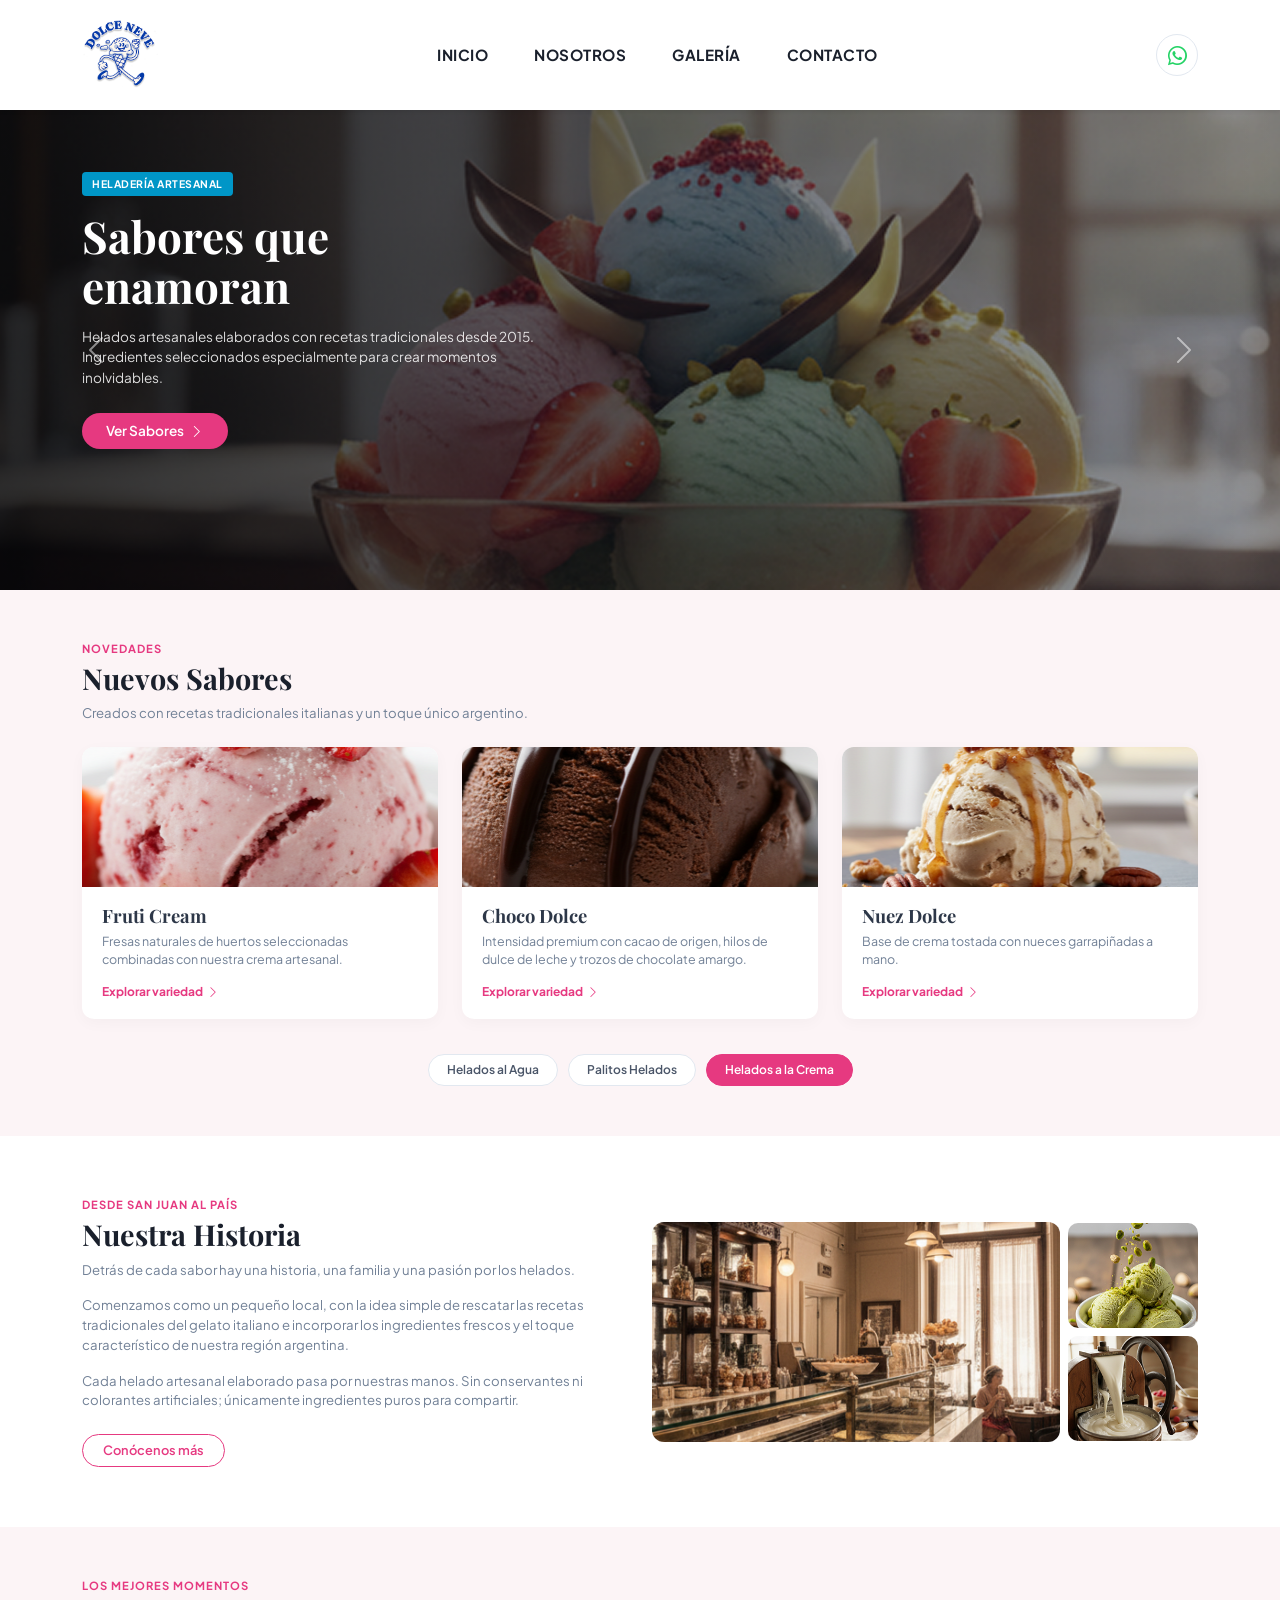
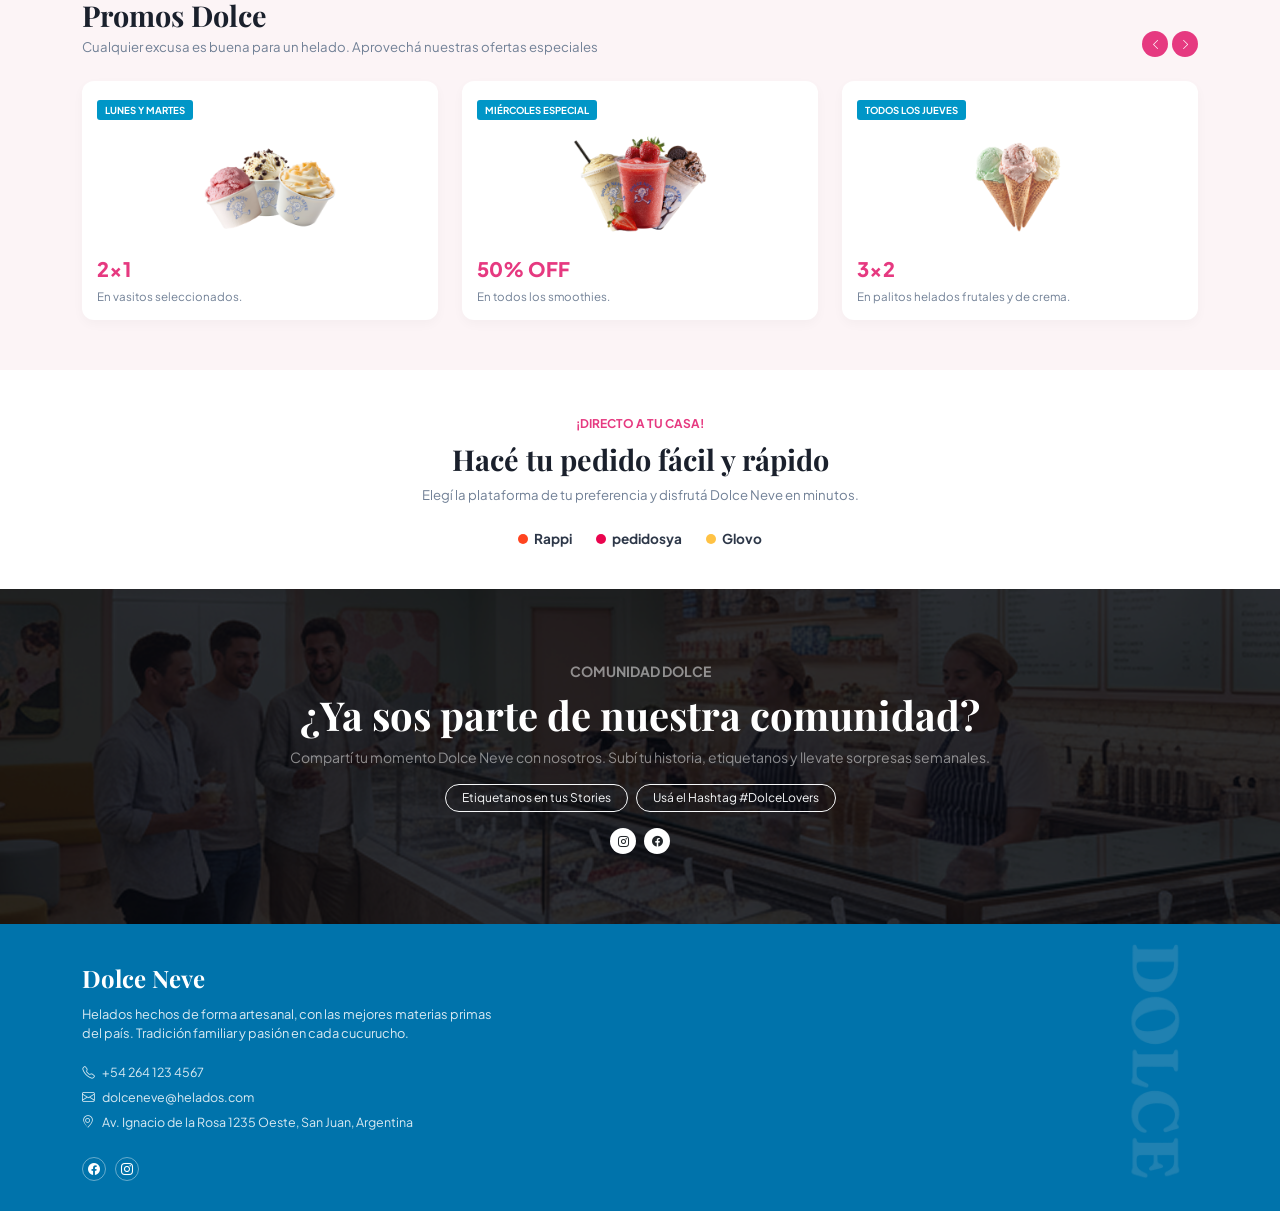
<file: index.html>
<!DOCTYPE html>
<html lang="es">
<head>
  <meta charset="UTF-8">
  <meta name="viewport" content="width=device-width, initial-scale=1.0">
  <title>Dolce Neve - Heladería Artesanal</title>
   
  <link href="https://cdn.jsdelivr.net/npm/bootstrap@5.3.2/dist/css/bootstrap.min.css" rel="stylesheet">
  <link rel="stylesheet" href="https://cdn.jsdelivr.net/npm/bootstrap-icons@1.11.1/font/bootstrap-icons.css">
  <link rel="preconnect" href="https://fonts.googleapis.com">
  <link rel="preconnect" href="https://fonts.gstatic.com" crossorigin>
  <link href="https://fonts.googleapis.com/css2?family=Playfair+Display:ital,wght@0,600;0,700;1,400&family=Plus+Jakarta+Sans:wght@400;500;600;700&display=swap" rel="stylesheet">
  
  <link rel="stylesheet" href="styles.css">
</head>
<body>

 <header class="sticky-top bg-white shadow-sm">
  <div class="container">
    <nav class="navbar navbar-expand-lg navbar-light">
      <div class="container-fluid px-0">

        <a class="navbar-brand me-auto" href="index.html">
          <img src="logox.png" alt="Dolce Neve Logo">
        </a>

        <button class="navbar-toggler btn-menu-icon"
          type="button"
          data-bs-toggle="collapse"
          data-bs-target="#navbarNav"
          aria-controls="navbarNav"
          aria-expanded="false"
          aria-label="Abrir menú">
          <i class="bi bi-list"></i>
        </button>

        <div class="collapse navbar-collapse justify-content-center"
          id="navbarNav">

          <ul class="navbar-nav">

            <li class="nav-item">
              <a class="nav-link" href="index.html">INICIO</a>
            </li>

            <li class="nav-item">
              <a class="nav-link" href="nosotros.html">NOSOTROS</a>
            </li>

            <li class="nav-item">
              <a class="nav-link" href="galeria.html">GALERÍA</a>
            </li>

            <li class="nav-item">
              <a class="nav-link" href="contacto.html">CONTACTO</a>
            </li>

          </ul>
        </div>

        <div class="d-none d-lg-flex align-items-center gap-2">
          <a href="https://wa.me/5492646230093"
            class="btn-whatsapp"
            title="WhatsApp"
            target="_blank">
            <i class="bi bi-whatsapp"></i>
          </a>
        </div>

      </div>
    </nav>
  </div>
</header>
  
  <div class="offcanvas offcanvas-end" tabindex="-1" id="menuGustos" aria-labelledby="menuGustosLabel">
    <div class="offcanvas-header border-bottom">
      <h5 class="offcanvas-title font-serif text-dn-pink fw-bold mb-0" id="menuGustosLabel">
        <i class="bi bi-ice-cream me-2"></i>Nuestros Gustos
      </h5>
      <button type="button" class="btn-close" data-bs-dismiss="offcanvas" aria-label="Close"></button>
    </div>
    <div class="offcanvas-body">
      <p class="small text-muted mb-3">Selecciona una categoría para explorar nuestra variedad artesanal:</p>

      <div class="accordion accordion-flush" id="accordionGustos">
        <div class="accordion-item">
          <h2 class="accordion-header">
            <button class="accordion-button fw-semibold" type="button" data-bs-toggle="collapse" data-bs-target="#cremasCollapse">
              <i class="bi bi-heart-fill me-2 text-dn-pink"></i> Cremas Tradicionales
            </button>
          </h2>
          <div id="cremasCollapse" class="accordion-collapse collapse show" data-bs-parent="#accordionGustos">
            <div class="accordion-body">
              <ul class="list-group list-group-flush small">
                <li class="list-group-item d-flex justify-content-between align-items-center bg-transparent px-0">
                  <span>Americana</span>
                  <span class="badge bg-light text-muted">Clásico</span>
                </li>
                <li class="list-group-item d-flex justify-content-between align-items-center bg-transparent px-0">
                  <span>Fruti Cream</span>
                  <span class="badge bg-danger-subtle text-danger">Nuevo</span>
                </li>
                <li class="list-group-item d-flex justify-content-between align-items-center bg-transparent px-0">
                  <span>Nuez Dolce</span>
                  <span class="badge bg-light text-muted">Especial</span>
                </li>
                <li class="list-group-item d-flex justify-content-between align-items-center bg-transparent px-0">
                  <span>Bare Vanilla</span>
                </li>
                <li class="list-group-item d-flex justify-content-between align-items-center bg-transparent px-0">
                  <span>Menta Granizada</span>
                </li>
                <li class="list-group-item d-flex justify-content-between align-items-center bg-transparent px-0">
                  <span>Sambayón</span>
                </li>
              </ul>
            </div>
          </div>
        </div>

        <div class="accordion-item">
          <h2 class="accordion-header">
            <button class="accordion-button collapsed fw-semibold" type="button" data-bs-toggle="collapse" data-bs-target="#chocoCollapse">
              <i class="bi bi-box-seam-fill me-2 text-dn-pink"></i> Chocolates
            </button>
          </h2>
          <div id="chocoCollapse" class="accordion-collapse collapse" data-bs-parent="#accordionGustos">
            <div class="accordion-body">
              <ul class="list-group list-group-flush small">
                <li class="list-group-item d-flex justify-content-between align-items-center bg-transparent px-0">
                  <span>Choco Dolce</span>
                  <span class="badge bg-danger-subtle text-danger">Recomendado</span>
                </li>
                <li class="list-group-item d-flex justify-content-between align-items-center bg-transparent px-0">
                  <span>Chocolate Amargo 70%</span>
                </li>
                <li class="list-group-item d-flex justify-content-between align-items-center bg-transparent px-0">
                  <span>Chocolate con Almendras</span>
                </li>
                <li class="list-group-item d-flex justify-content-between align-items-center bg-transparent px-0">
                  <span>Chocolate Blanco Marroc</span>
                </li>
                <li class="list-group-item d-flex justify-content-between align-items-center bg-transparent px-0">
                  <span>Chocolate Suizo</span>
                </li>
              </ul>
            </div>
          </div>
        </div>

        <div class="accordion-item">
          <h2 class="accordion-header">
            <button class="accordion-button collapsed fw-semibold" type="button" data-bs-toggle="collapse" data-bs-target="#ddlCollapse">
              <i class="bi bi-star-fill me-2 text-dn-pink"></i> Dulces de Leche
            </button>
          </h2>
          <div id="ddlCollapse" class="accordion-collapse collapse" data-bs-parent="#accordionGustos">
            <div class="accordion-body">
              <ul class="list-group list-group-flush small">
                <li class="list-group-item d-flex justify-content-between align-items-center bg-transparent px-0">
                  <span>Dulce de Leche Tradicional</span>
                </li>
                <li class="list-group-item d-flex justify-content-between align-items-center bg-transparent px-0">
                  <span>Dulce de Leche Granizado</span>
                  <span class="badge bg-light text-muted">Favorito</span>
                </li>
                <li class="list-group-item d-flex justify-content-between align-items-center bg-transparent px-0">
                  <span>Dulce de Leche Super Dolce (con Nuez)</span>
                </li>
                <li class="list-group-item d-flex justify-content-between align-items-center bg-transparent px-0">
                  <span>Dulce de Leche con Brownie</span>
                </li>
              </ul>
            </div>
          </div>
        </div>

        <div class="accordion-item">
          <h2 class="accordion-header">
            <button class="accordion-button collapsed fw-semibold" type="button" data-bs-toggle="collapse" data-bs-target="#frutalesCollapse">
              <i class="bi bi-droplet-fill me-2 text-dn-pink"></i> Frutales al Agua
            </button>
          </h2>
          <div id="frutalesCollapse" class="accordion-collapse collapse" data-bs-parent="#accordionGustos">
            <div class="accordion-body">
              <ul class="list-group list-group-flush small">
                <li class="list-group-item d-flex justify-content-between align-items-center bg-transparent px-0">
                  <span>Limón Natural Sanjuanino</span>
                </li>
                <li class="list-group-item d-flex justify-content-between align-items-center bg-transparent px-0">
                  <span>Frutilla al Agua</span>
                </li>
                <li class="list-group-item d-flex justify-content-between align-items-center bg-transparent px-0">
                  <span>Maracuyá Tropical</span>
                </li>
                <li class="list-group-item d-flex justify-content-between align-items-center bg-transparent px-0">
                  <span>Ananá e Higo</span>
                </li>
              </ul>
            </div>
          </div>
        </div>
      </div>

      <div class="mt-4 p-3 bg-pink-section rounded-3 text-center">
        <p class="small fw-semibold text-dark mb-2">¿Querés pedir tus sabores favoritos?</p>
        <a href="contacto.html" class="btn btn-dn-pink w-100 btn-sm">Hacer Pedido Online</a>
      </div>
    </div>
  </div>

  <section class="hero-section">
    <div id="heroCarousel" class="carousel slide" data-bs-ride="carousel">
      <div class="carousel-inner">
        <div class="carousel-item active">
          <div class="hero-slide" style="background-image: url(head.png);">
            <div class="hero-overlay"></div>
            <div class="container h-100">
              <div class="row align-items-center h-100">
                <div class="col-lg-6">
                  <div class="hero-content">
                    <span class="hero-badge">HELADERÍA ARTESANAL</span>
                    <h1 class="hero-title">Sabores que enamoran</h1>
                    <p class="hero-text">
                      Helados artesanales elaborados con recetas tradicionales desde 2015. Ingredientes seleccionados especialmente para crear momentos inolvidables.
                    </p>
                    <a href="#novedades" class="btn btn-dn-pink">
                      Ver Sabores <i class="bi bi-chevron-right ms-1"></i>
                    </a>
                  </div>
                </div>
              </div>
            </div>
          </div>
        </div>
        
        <div class="carousel-item">
          <div class="hero-slide" style="background-image: url('historia.png');">
            <div class="hero-overlay"></div>
            <div class="container h-100">
              <div class="row align-items-center h-100">
                <div class="col-lg-6">
                  <div class="hero-content">
                    <span class="hero-badge">TRADICIÓN E INNOVACIÓN</span>
                    <h1 class="hero-title">Nuestra Pasión Artesanal</h1>
                    <p class="hero-text">
                      Cada sabor es preparado minuciosamente para brindarte la mejor experiencia heladera en San Juan.
                    </p>
                    <a href="#historia" class="btn btn-dn-pink">
                      Conoce Más <i class="bi bi-chevron-right ms-1"></i>
                    </a>
                  </div>
                </div>
              </div>
            </div>
          </div>
        </div>
      </div>

      <button class="carousel-control-prev" type="button" data-bs-target="#heroCarousel" data-bs-slide="prev">
        <span class="carousel-control-prev-icon" aria-hidden="true"></span>
        <span class="visually-hidden">Anterior</span>
      </button>
      <button class="carousel-control-next" type="button" data-bs-target="#heroCarousel" data-bs-slide="next">
        <span class="carousel-control-next-icon" aria-hidden="true"></span>
        <span class="visually-hidden">Siguiente</span>
      </button>
    </div>
  </section>
  
  <section id="novedades" class="bg-pink-section">
    <div class="container">
      <div class="mb-4">
        <span class="section-subtitle-tag">NOVEDADES</span>
        <h2 class="section-title">Nuevos Sabores</h2>
        <p class="section-desc">
          Creados con recetas tradicionales italianas y un toque único argentino.
        </p>
      </div>

      <div class="row g-4">
        <div class="col-md-4">
          <div class="card-sabor">
            <div class="card-sabor-img-wrapper">
              <img src="fruti.png" alt="Fruti Cream">
            </div>
            <div class="card-sabor-body">
              <h3 class="card-sabor-title">Fruti Cream</h3>
              <p class="card-sabor-text">
                Fresas naturales de huertos seleccionadas combinadas con nuestra crema artesanal.
              </p>
              <a href="#" class="link-explorar">
                Explorar variedad <i class="bi bi-chevron-right"></i>
              </a>
            </div>
          </div>
        </div>

        <div class="col-md-4">
          <div class="card-sabor">
            <div class="card-sabor-img-wrapper">
              <img src="choco.png" alt="Choco Dolce">
            </div>
            <div class="card-sabor-body">
              <h3 class="card-sabor-title">Choco Dolce</h3>
              <p class="card-sabor-text">
                Intensidad premium con cacao de origen, hilos de dulce de leche y trozos de chocolate amargo.
              </p>
              <a href="#" class="link-explorar">
                Explorar variedad <i class="bi bi-chevron-right"></i>
              </a>
            </div>
          </div>
        </div>

        <div class="col-md-4">
          <div class="card-sabor">
            <div class="card-sabor-img-wrapper">
              <img src="nuez.png" alt="Nuez Dolce">
            </div>
            <div class="card-sabor-body">
              <h3 class="card-sabor-title">Nuez Dolce</h3>
              <p class="card-sabor-text">
                Base de crema tostada con nueces garrapiñadas a mano.
              </p>
              <a href="#" class="link-explorar">
                Explorar variedad <i class="bi bi-chevron-right"></i>
              </a>
            </div>
          </div>
        </div>
      </div>

      <div class="filter-pills">
        <button class="btn btn-pill-custom">Helados al Agua</button>
        <button class="btn btn-pill-custom">Palitos Helados</button>
        <button class="btn btn-pill-custom active">Helados a la Crema</button>
      </div>
    </div>
  </section>

  <section id="historia" class="history-section">
    <div class="container">
      <div class="row align-items-center g-4">
        <div class="col-lg-6">
          <span class="section-subtitle-tag">DESDE SAN JUAN AL PAÍS</span>
          <h2 class="section-title">Nuestra Historia</h2>
          <p class="section-desc mb-3">
            Detrás de cada sabor hay una historia, una familia y una pasión por los helados.
          </p>
          <p class="section-desc mb-3">
            Comenzamos como un pequeño local, con la idea simple de rescatar las recetas tradicionales del gelato italiano e incorporar los ingredientes frescos y el toque característico de nuestra región argentina.
          </p>
          <p class="section-desc mb-4">
            Cada helado artesanal elaborado pasa por nuestras manos. Sin conservantes ni colorantes artificiales; únicamente ingredientes puros para compartir.
          </p>
          <a href="contacto.html" class="btn-outline-dn">
            Conócenos más
          </a>
        </div>

        <div class="col-lg-6">
          <div class="row g-2 align-items-center">
            <div class="col-9">
              <img src="historia.png" alt="Local Historia Dolce Neve" class="history-img-main">
            </div>
            <div class="col-3 d-flex flex-column gap-2">
              <img src="helado verde.jpg" alt="Proceso 1" class="history-img-thumb">
              <img src="yogurt.jpg" alt="Proceso 2" class="history-img-thumb">
            </div>
          </div>
        </div>
      </div>
    </div>
  </section>

  <section id="sabores" class="bg-pink-section">
    <div class="container">
      <div class="d-flex justify-content-between align-items-end mb-4">
        <div>
          <span class="section-subtitle-tag">LOS MEJORES MOMENTOS</span>
          <h2 class="section-title mb-0">Promos Dolce</h2>
          <p class="section-desc mb-0 mt-1">Cualquier excusa es buena para un helado. Aprovechá nuestras ofertas especiales</p>
        </div>
        <div class="d-flex gap-1">
          <button class="btn-circle-nav"><i class="bi bi-chevron-left"></i></button>
          <button class="btn-circle-nav"><i class="bi bi-chevron-right"></i></button>
        </div>
      </div>

      <div class="row g-4">
        <div class="col-md-4">
          <div class="card-promo">
            <span class="promo-badge">LUNES Y MARTES</span>
            <img src="vaso.png" alt="Promo 2x1" class="card-promo-img">
            <div class="promo-val">2x1</div>
            <p class="promo-desc">En vasitos seleccionados.</p>
          </div>
        </div>

        <div class="col-md-4">
          <div class="card-promo">
            <span class="promo-badge">MIÉRCOLES ESPECIAL</span>
            <img src="lic.png" alt="Promo 50% OFF" class="card-promo-img">
            <div class="promo-val">50% OFF</div>
            <p class="promo-desc">En todos los smoothies.</p>
          </div>
        </div>

        <div class="col-md-4">
          <div class="card-promo">
            <span class="promo-badge">TODOS LOS JUEVES</span>
            <img src="cono.png" alt="Promo 3x2" class="card-promo-img">
            <div class="promo-val">3x2</div>
            <p class="promo-desc">En palitos helados frutales y de crema.</p>
          </div>
        </div>
      </div>
    </div>
  </section>

  <section class="delivery-section">
    <div class="container">
      <span class="delivery-badge">¡DIRECTO A TU CASA!</span>
      <h3 class="section-title my-2">Hacé tu pedido fácil y rápido</h3>
      <p class="section-desc mb-4">Elegí la plataforma de tu preferencia y disfrutá Dolce Neve en minutos.</p>
      
      <div class="d-flex justify-content-center align-items-center gap-4 flex-wrap">
        <div class="delivery-logo-item">
          <span class="dot-rappi"></span> Rappi
        </div>
        <div class="delivery-logo-item">
          <span class="dot-pedidos"></span> pedidosya
        </div>
        <div class="delivery-logo-item">
          <span class="dot-glovo"></span> Glovo
        </div>
      </div>
    </div>
  </section>

  <section class="community-banner" style="background-image: url('comunidad.png');">
    <div class="community-overlay"></div>
    <div class="container community-content">
      <span class="text-uppercase fw-bold text-white-50 small tracking-wider">COMUNIDAD DOLCE</span>
      <h2 class="display-6 fw-bold my-2 font-serif">¿Ya sos parte de nuestra comunidad?</h2>
      <p class="small text-white-50 max-w-lg mx-auto mb-3">
        Compartí tu momento Dolce Neve con nosotros. Subí tu historia, etiquetanos y llevate sorpresas semanales.
      </p>
      <div class="d-flex justify-content-center gap-2 mb-3">
        <a href="#" class="btn btn-sm btn-outline-light rounded-pill px-3" style="font-size: 0.75rem;">Etiquetanos en tus Stories</a>
        <a href="#" class="btn btn-sm btn-outline-light rounded-pill px-3" style="font-size: 0.75rem;">Usá el Hashtag #DolceLovers</a>
      </div>
      <div class="d-flex justify-content-center gap-2">
        <a href="#" class="btn-circle-nav bg-white text-dark"><i class="bi bi-instagram"></i></a>
        <a href="#" class="btn-circle-nav bg-white text-dark"><i class="bi bi-facebook"></i></a>
      </div>
    </div>
  </section>

  <footer class="footer-custom">
    <img src="dolcex.png" alt="Dolce Watermark" class="footer-watermark">

    <div class="container">
      <div class="row">
        <div class="col-lg-6">
          <h4 class="footer-title">Dolce Neve</h4>
          <p class="footer-text">
            Helados hechos de forma artesanal, con las mejores materias primas del país. Tradición familiar y pasión en cada cucurucho.
          </p>
          
          <div class="footer-info-item">
            <i class="bi bi-telephone"></i> +54 264 123 4567
          </div>
          <div class="footer-info-item">
            <i class="bi bi-envelope"></i> dolceneve@helados.com
          </div>
          <div class="footer-info-item">
            <i class="bi bi-geo-alt"></i> Av. Ignacio de la Rosa 1235 Oeste, San Juan, Argentina
          </div>

          <div class="mt-4">
            <a href="#" class="footer-social-icon"><i class="bi bi-facebook"></i></a>
            <a href="#" class="footer-social-icon"><i class="bi bi-instagram"></i></a>
          </div>
        </div>
      </div>
    </div>
  </footer>

  <script src="https://cdn.jsdelivr.net/npm/bootstrap@5.3.2/dist/js/bootstrap.bundle.min.js"></script>
  <script src="script.js"></script>
</body>
</html>
</file>
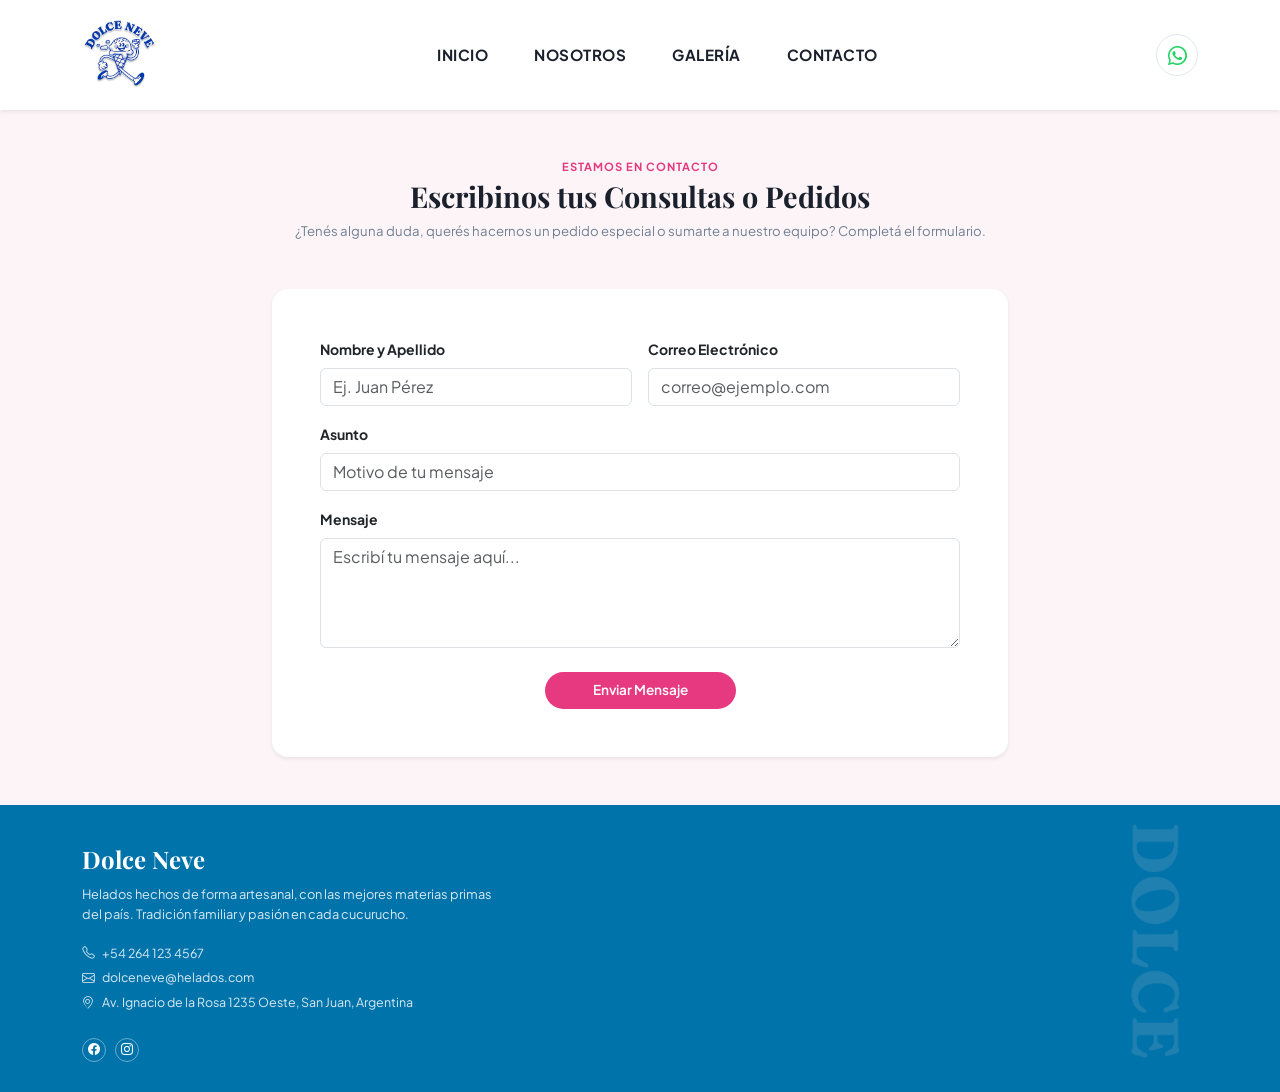
<file: contacto.html>
<!DOCTYPE html>
<html lang="es">
<head>
  <meta charset="UTF-8">
  <meta name="viewport" content="width=device-width, initial-scale=1.0">
  <title>Contacto - Dolce Neve</title>

  <!-- Bootstrap 5 CSS -->
  <link href="https://cdn.jsdelivr.net/npm/bootstrap@5.3.2/dist/css/bootstrap.min.css" rel="stylesheet">
  <!-- Bootstrap Icons -->
  <link rel="stylesheet" href="https://cdn.jsdelivr.net/npm/bootstrap-icons@1.11.1/font/bootstrap-icons.css">
  <!-- Google Fonts -->
  <link rel="preconnect" href="https://fonts.googleapis.com">
  <link rel="preconnect" href="https://fonts.gstatic.com" crossorigin>
  <link href="https://fonts.googleapis.com/css2?family=Playfair+Display:ital,wght@0,600;0,700;1,400&family=Plus+Jakarta+Sans:wght@400;500;600;700&display=swap" rel="stylesheet">
  
  <!-- CSS Personalizado -->
  <link rel="stylesheet" href="styles.css">
</head>
<body>

  <!-- HEADER / NAVBAR -->
  <header class="sticky-top bg-white shadow-sm">
  <div class="container">
    <nav class="navbar navbar-expand-lg navbar-light">
      <div class="container-fluid px-0">

        <a class="navbar-brand me-auto" href="index.html">
          <img src="logox.png" alt="Dolce Neve Logo">
        </a>

        <button class="navbar-toggler btn-menu-icon"
          type="button"
          data-bs-toggle="collapse"
          data-bs-target="#navbarNav"
          aria-controls="navbarNav"
          aria-expanded="false"
          aria-label="Abrir menú">
          <i class="bi bi-list"></i>
        </button>

        <div class="collapse navbar-collapse justify-content-center"
          id="navbarNav">

          <ul class="navbar-nav">

            <li class="nav-item">
              <a class="nav-link" href="index.html">INICIO</a>
            </li>

            <li class="nav-item">
              <a class="nav-link" href="nosotros.html">NOSOTROS</a>
            </li>

            <li class="nav-item">
              <a class="nav-link" href="galeria.html">GALERÍA</a>
            </li>

            <li class="nav-item">
              <a class="nav-link" href="contacto.html">CONTACTO</a>
            </li>

          </ul>
        </div>

        <div class="d-none d-lg-flex align-items-center gap-2">
          <a href="https://wa.me/5492646230093"
            class="btn-whatsapp"
            title="WhatsApp"
            target="_blank">
            <i class="bi bi-whatsapp"></i>
          </a>
        </div>

      </div>
    </nav>
  </div>
</header>
  <!-- OFFCANVAS DE GUSTOS -->
  <div class="offcanvas offcanvas-end" tabindex="-1" id="menuGustos" aria-labelledby="menuGustosLabel">
    <div class="offcanvas-header border-bottom">
      <h5 class="offcanvas-title font-serif text-dn-pink fw-bold mb-0" id="menuGustosLabel">
        <i class="bi bi-ice-cream me-2"></i>Nuestros Gustos
      </h5>
      <button type="button" class="btn-close" data-bs-dismiss="offcanvas" aria-label="Close"></button>
    </div>
    <div class="offcanvas-body">
      <p class="small text-muted mb-3">Selecciona una categoría para explorar nuestra variedad artesanal:</p>

      <div class="accordion accordion-flush" id="accordionGustos">
        <div class="accordion-item">
          <h2 class="accordion-header">
            <button class="accordion-button fw-semibold" type="button" data-bs-toggle="collapse" data-bs-target="#cremasCollapse">
              <i class="bi bi-heart-fill me-2 text-dn-pink"></i> Cremas Tradicionales
            </button>
          </h2>
          <div id="cremasCollapse" class="accordion-collapse collapse show" data-bs-parent="#accordionGustos">
            <div class="accordion-body">
              <ul class="list-group list-group-flush small">
                <li class="list-group-item d-flex justify-content-between align-items-center bg-transparent px-0"><span>Americana</span><span class="badge bg-light text-muted">Clásico</span></li>
                <li class="list-group-item d-flex justify-content-between align-items-center bg-transparent px-0"><span>Fruti Cream</span><span class="badge bg-danger-subtle text-danger">Nuevo</span></li>
                <li class="list-group-item d-flex justify-content-between align-items-center bg-transparent px-0"><span>Nuez Dolce</span><span class="badge bg-light text-muted">Especial</span></li>
                <li class="list-group-item d-flex justify-content-between align-items-center bg-transparent px-0"><span>Bare Vanilla</span></li>
                <li class="list-group-item d-flex justify-content-between align-items-center bg-transparent px-0"><span>Menta Granizada</span></li>
                <li class="list-group-item d-flex justify-content-between align-items-center bg-transparent px-0"><span>Sambayón</span></li>
              </ul>
            </div>
          </div>
        </div>

        <div class="accordion-item">
          <h2 class="accordion-header">
            <button class="accordion-button collapsed fw-semibold" type="button" data-bs-toggle="collapse" data-bs-target="#chocoCollapse">
              <i class="bi bi-box-seam-fill me-2 text-dn-pink"></i> Chocolates
            </button>
          </h2>
          <div id="chocoCollapse" class="accordion-collapse collapse" data-bs-parent="#accordionGustos">
            <div class="accordion-body">
              <ul class="list-group list-group-flush small">
                <li class="list-group-item d-flex justify-content-between align-items-center bg-transparent px-0"><span>Choco Dolce</span><span class="badge bg-danger-subtle text-danger">Recomendado</span></li>
                <li class="list-group-item d-flex justify-content-between align-items-center bg-transparent px-0"><span>Chocolate Amargo 70%</span></li>
                <li class="list-group-item d-flex justify-content-between align-items-center bg-transparent px-0"><span>Chocolate con Almendras</span></li>
                <li class="list-group-item d-flex justify-content-between align-items-center bg-transparent px-0"><span>Chocolate Blanco Marroc</span></li>
                <li class="list-group-item d-flex justify-content-between align-items-center bg-transparent px-0"><span>Chocolate Suizo</span></li>
              </ul>
            </div>
          </div>
        </div>

        <div class="accordion-item">
          <h2 class="accordion-header">
            <button class="accordion-button collapsed fw-semibold" type="button" data-bs-toggle="collapse" data-bs-target="#ddlCollapse">
              <i class="bi bi-star-fill me-2 text-dn-pink"></i> Dulces de Leche
            </button>
          </h2>
          <div id="ddlCollapse" class="accordion-collapse collapse" data-bs-parent="#accordionGustos">
            <div class="accordion-body">
              <ul class="list-group list-group-flush small">
                <li class="list-group-item d-flex justify-content-between align-items-center bg-transparent px-0"><span>Dulce de Leche Tradicional</span></li>
                <li class="list-group-item d-flex justify-content-between align-items-center bg-transparent px-0"><span>Dulce de Leche Granizado</span><span class="badge bg-light text-muted">Favorito</span></li>
                <li class="list-group-item d-flex justify-content-between align-items-center bg-transparent px-0"><span>Dulce de Leche Super Dolce (con Nuez)</span></li>
                <li class="list-group-item d-flex justify-content-between align-items-center bg-transparent px-0"><span>Dulce de Leche con Brownie</span></li>
              </ul>
            </div>
          </div>
        </div>

        <div class="accordion-item">
          <h2 class="accordion-header">
            <button class="accordion-button collapsed fw-semibold" type="button" data-bs-toggle="collapse" data-bs-target="#frutalesCollapse">
              <i class="bi bi-droplet-fill me-2 text-dn-pink"></i> Frutales al Agua
            </button>
          </h2>
          <div id="frutalesCollapse" class="accordion-collapse collapse" data-bs-parent="#accordionGustos">
            <div class="accordion-body">
              <ul class="list-group list-group-flush small">
                <li class="list-group-item d-flex justify-content-between align-items-center bg-transparent px-0"><span>Limón Natural Sanjuanino</span></li>
                <li class="list-group-item d-flex justify-content-between align-items-center bg-transparent px-0"><span>Frutilla al Agua</span></li>
                <li class="list-group-item d-flex justify-content-between align-items-center bg-transparent px-0"><span>Maracuyá Tropical</span></li>
                <li class="list-group-item d-flex justify-content-between align-items-center bg-transparent px-0"><span>Ananá e Higo</span></li>
              </ul>
            </div>
          </div>
        </div>
      </div>

      <div class="mt-4 p-3 bg-pink-section rounded-3 text-center">
        <p class="small fw-semibold text-dark mb-2">¿Querés volver al inicio?</p>
        <a href="index.html" class="btn btn-dn-pink w-100 btn-sm">Ir al Inicio</a>
      </div>
    </div>
  </div>

  <!-- CONTACT SECTION CON FORMULARIO -->
  <section class="py-5 bg-pink-section">
    <div class="container">
      <div class="row justify-content-center">
        <div class="col-lg-8">
          <div class="text-center mb-5">
            <span class="section-subtitle-tag">ESTAMOS EN CONTACTO</span>
            <h1 class="section-title display-5">Escribinos tus Consultas o Pedidos</h1>
            <p class="section-desc">¿Tenés alguna duda, querés hacernos un pedido especial o sumarte a nuestro equipo? Completá el formulario.</p>
          </div>

          <div class="card border-0 shadow-sm p-4 p-md-5 rounded-4 bg-white">
            <form>
              <div class="row g-3">
                <div class="col-md-6">
                  <label for="nombre" class="form-label fw-bold small">Nombre y Apellido</label>
                  <input type="text" class="form-control" id="nombre" placeholder="Ej. Juan Pérez" required>
                </div>
                <div class="col-md-6">
                  <label for="email" class="form-label fw-bold small">Correo Electrónico</label>
                  <input type="email" class="form-control" id="email" placeholder="correo@ejemplo.com" required>
                </div>
                <div class="col-md-12">
                  <label for="asunto" class="form-label fw-bold small">Asunto</label>
                  <input type="text" class="form-control" id="asunto" placeholder="Motivo de tu mensaje">
                </div>
                <div class="col-md-12">
                  <label for="mensaje" class="form-label fw-bold small">Mensaje</label>
                  <textarea class="form-control" id="mensaje" rows="4" placeholder="Escribí tu mensaje aquí..." required></textarea>
                </div>
                <div class="col-md-12 text-center mt-4">
                  <button type="submit" class="btn btn-dn-pink px-5 py-2">Enviar Mensaje</button>
                </div>
              </div>
            </form>
          </div>

        </div>
      </div>
    </div>
  </section>

  <footer class="footer-custom">
    <img src="dolcex.png" alt="Dolce Watermark" class="footer-watermark">

    <div class="container">
      <div class="row">
        <div class="col-lg-6">
          <h4 class="footer-title">Dolce Neve</h4>
          <p class="footer-text">
            Helados hechos de forma artesanal, con las mejores materias primas del país. Tradición familiar y pasión en cada cucurucho.
          </p>
          
          <div class="footer-info-item">
            <i class="bi bi-telephone"></i> +54 264 123 4567
          </div>
          <div class="footer-info-item">
            <i class="bi bi-envelope"></i> dolceneve@helados.com
          </div>
          <div class="footer-info-item">
            <i class="bi bi-geo-alt"></i> Av. Ignacio de la Rosa 1235 Oeste, San Juan, Argentina
          </div>

          <div class="mt-4">
            <a href="#" class="footer-social-icon"><i class="bi bi-facebook"></i></a>
            <a href="#" class="footer-social-icon"><i class="bi bi-instagram"></i></a>
          </div>
        </div>
      </div>
    </div>
  </footer>

  
  <script src="https://cdn.jsdelivr.net/npm/bootstrap@5.3.2/dist/js/bootstrap.bundle.min.js"></script>

  <script src="script.js"></script>
</body>
</html>
</file>
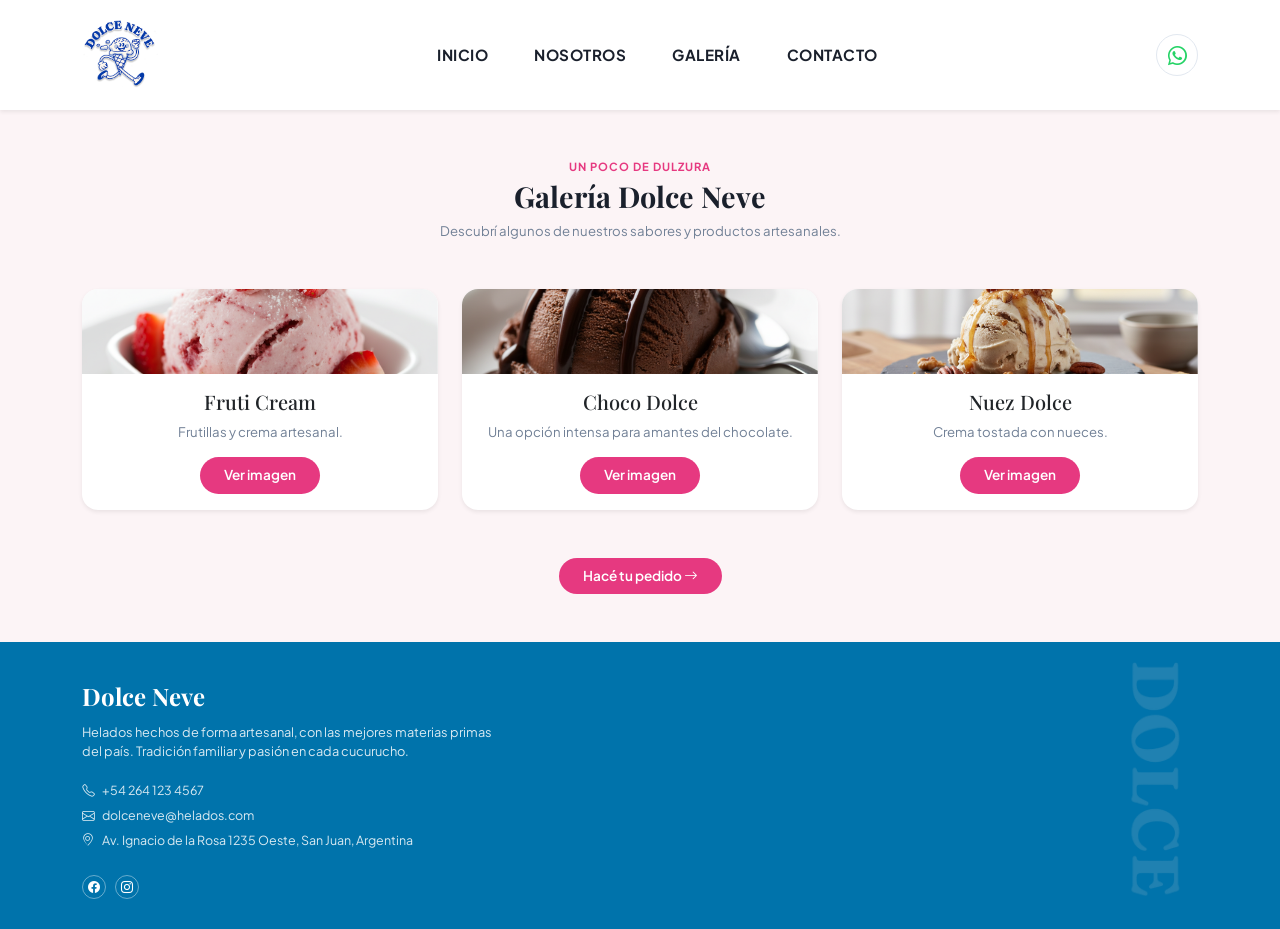
<file: galeria.html>
<!DOCTYPE html>
<html lang="es">
<head>
  <meta charset="UTF-8">
  <meta name="viewport" content="width=device-width, initial-scale=1.0">
  <title>Galería - Dolce Neve</title>

  <link rel="icon" type="image/png" href="logox.png">
  <link href="https://cdn.jsdelivr.net/npm/bootstrap@5.3.2/dist/css/bootstrap.min.css" rel="stylesheet">
  <link rel="stylesheet" href="https://cdn.jsdelivr.net/npm/bootstrap-icons@1.11.1/font/bootstrap-icons.css">

  <link rel="preconnect" href="https://fonts.googleapis.com">
  <link rel="preconnect" href="https://fonts.gstatic.com" crossorigin>
  <link href="https://fonts.googleapis.com/css2?family=Playfair+Display:ital,wght@0,600;0,700;1,400&family=Plus+Jakarta+Sans:wght@400;500;600;700&display=swap" rel="stylesheet">

  <link rel="stylesheet" href="styles.css">
</head>

<body>

<header class="sticky-top bg-white shadow-sm">
  <div class="container">
    <nav class="navbar navbar-expand-lg navbar-light">
      <div class="container-fluid px-0">

        <a class="navbar-brand me-auto" href="index.html">
          <img src="logox.png" alt="Dolce Neve Logo">
        </a>

        <button class="navbar-toggler btn-menu-icon" type="button"
          data-bs-toggle="collapse" data-bs-target="#navbarNav"
          aria-controls="navbarNav" aria-expanded="false"
          aria-label="Abrir menú">
          <i class="bi bi-list"></i>
        </button>

        <div class="collapse navbar-collapse justify-content-center" id="navbarNav">
          <ul class="navbar-nav">
            <li class="nav-item">
              <a class="nav-link" href="index.html">INICIO</a>
            </li>
            <li class="nav-item">
              <a class="nav-link" href="nosotros.html">NOSOTROS</a>
            </li>
            <li class="nav-item">
              <a class="nav-link active" href="galeria.html">GALERÍA</a>
            </li>
            <li class="nav-item">
              <a class="nav-link" href="contacto.html">CONTACTO</a>
            </li>
          </ul>
        </div>

        <div class="d-none d-lg-flex align-items-center gap-2">
          <a href="https://wa.me/5492646230093"
             class="btn-whatsapp" title="WhatsApp" target="_blank">
            <i class="bi bi-whatsapp"></i>
          </a>
        </div>

      </div>
    </nav>
  </div>
</header>

<main>

  <section class="py-5 bg-pink-section">
    <div class="container">

      <div class="text-center mb-5">
        <span class="section-subtitle-tag">UN POCO DE DULZURA</span>
        <h1 class="section-title display-5">Galería Dolce Neve</h1>
        <p class="section-desc">
          Descubrí algunos de nuestros sabores y productos artesanales.
        </p>
      </div>

      <div class="row g-4">

        <div class="col-md-4">
          <div class="card h-100 border-0 shadow-sm rounded-4 overflow-hidden">
            <img src="fruti.png" class="card-img-top" alt="Helado Fruti Cream">

            <div class="card-body text-center">
              <h2 class="h5">Fruti Cream</h2>
              <p class="section-desc">
                Frutillas y crema artesanal.
              </p>

              <button class="btn btn-dn-pink"
                data-bs-toggle="modal"
                data-bs-target="#modalFruti">
                Ver imagen
              </button>
            </div>
          </div>
        </div>

        <div class="col-md-4">
          <div class="card h-100 border-0 shadow-sm rounded-4 overflow-hidden">
            <img src="choco.png" class="card-img-top" alt="Helado Choco Dolce">

            <div class="card-body text-center">
              <h2 class="h5">Choco Dolce</h2>
              <p class="section-desc">
                Una opción intensa para amantes del chocolate.
              </p>

              <button class="btn btn-dn-pink"
                data-bs-toggle="modal"
                data-bs-target="#modalChoco">
                Ver imagen
              </button>
            </div>
          </div>
        </div>

        <div class="col-md-4">
          <div class="card h-100 border-0 shadow-sm rounded-4 overflow-hidden">
            <img src="nuez.png" class="card-img-top" alt="Helado Nuez Dolce">

            <div class="card-body text-center">
              <h2 class="h5">Nuez Dolce</h2>
              <p class="section-desc">
                Crema tostada con nueces.
              </p>

              <button class="btn btn-dn-pink"
                data-bs-toggle="modal"
                data-bs-target="#modalNuez">
                Ver imagen
              </button>
            </div>
          </div>
        </div>

      </div>

      <div class="text-center mt-5">
        <a href="contacto.html" class="btn btn-dn-pink">
          Hacé tu pedido
          <i class="bi bi-arrow-right"></i>
        </a>
      </div>

    </div>
  </section>

</main>

<!-- MODAL FRUTI CREAM -->
<div class="modal fade" id="modalFruti" tabindex="-1"
  aria-labelledby="modalFrutiLabel" aria-hidden="true">

  <div class="modal-dialog modal-dialog-centered modal-lg">
    <div class="modal-content">

      <div class="modal-header">
        <h2 class="modal-title fs-5" id="modalFrutiLabel">
          Fruti Cream
        </h2>

        <button type="button" class="btn-close"
          data-bs-dismiss="modal" aria-label="Cerrar">
        </button>
      </div>

      <div class="modal-body">
        <img src="fruti.png" class="img-fluid rounded"
          alt="Helado Fruti Cream">
      </div>

    </div>
  </div>
</div>

<!-- MODAL CHOCO DOLCE -->
<div class="modal fade" id="modalChoco" tabindex="-1"
  aria-labelledby="modalChocoLabel" aria-hidden="true">

  <div class="modal-dialog modal-dialog-centered modal-lg">
    <div class="modal-content">

      <div class="modal-header">
        <h2 class="modal-title fs-5" id="modalChocoLabel">
          Choco Dolce
        </h2>

        <button type="button" class="btn-close"
          data-bs-dismiss="modal" aria-label="Cerrar">
        </button>
      </div>

      <div class="modal-body">
        <img src="choco.png" class="img-fluid rounded"
          alt="Helado Choco Dolce">
      </div>

    </div>
  </div>
</div>

<!-- MODAL NUEZ DOLCE -->
<div class="modal fade" id="modalNuez" tabindex="-1"
  aria-labelledby="modalNuezLabel" aria-hidden="true">

  <div class="modal-dialog modal-dialog-centered modal-lg">
    <div class="modal-content">

      <div class="modal-header">
        <h2 class="modal-title fs-5" id="modalNuezLabel">
          Nuez Dolce
        </h2>

        <button type="button" class="btn-close"
          data-bs-dismiss="modal" aria-label="Cerrar">
        </button>
      </div>

      <div class="modal-body">
        <img src="nuez.png" class="img-fluid rounded"
          alt="Helado Nuez Dolce">
      </div>

    </div>
  </div>
</div>

<footer class="footer-custom">
  <img src="dolcex.png" alt="Dolce Watermark" class="footer-watermark">

  <div class="container">
    <div class="row">
      <div class="col-lg-6">

        <h4 class="footer-title">Dolce Neve</h4>

        <p class="footer-text">
          Helados hechos de forma artesanal, con las mejores
          materias primas del país. Tradición familiar y
          pasión en cada cucurucho.
        </p>

        <div class="footer-info-item">
          <i class="bi bi-telephone"></i> +54 264 123 4567
        </div>

        <div class="footer-info-item">
          <i class="bi bi-envelope"></i> dolceneve@helados.com
        </div>

        <div class="footer-info-item">
          <i class="bi bi-geo-alt"></i>
          Av. Ignacio de la Rosa 1235 Oeste, San Juan, Argentina
        </div>

        <div class="mt-4">
          <a href="#" class="footer-social-icon">
            <i class="bi bi-facebook"></i>
          </a>
          <a href="#" class="footer-social-icon">
            <i class="bi bi-instagram"></i>
          </a>
        </div>

      </div>
    </div>
  </div>
</footer>

<script src="https://cdn.jsdelivr.net/npm/bootstrap@5.3.2/dist/js/bootstrap.bundle.min.js"></script>
<script src="script.js"></script>

</body>
</html>
</file>
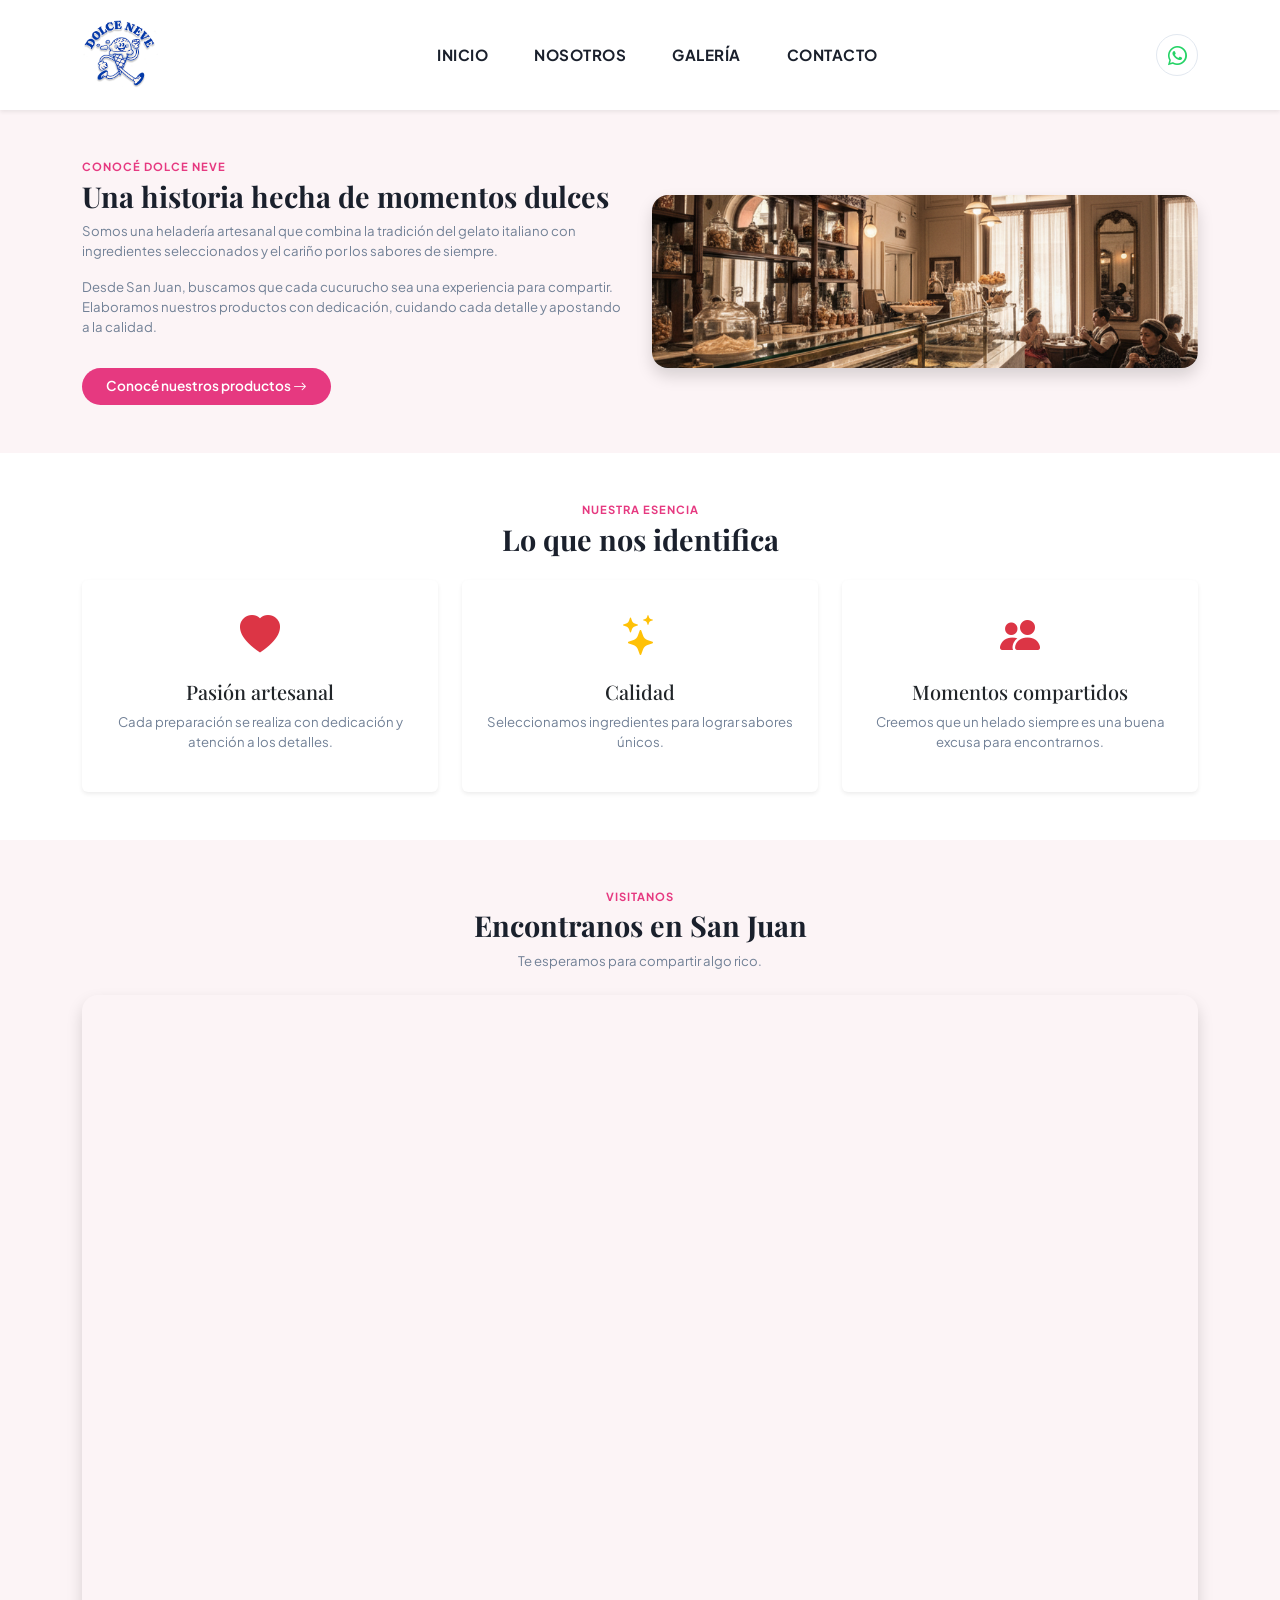
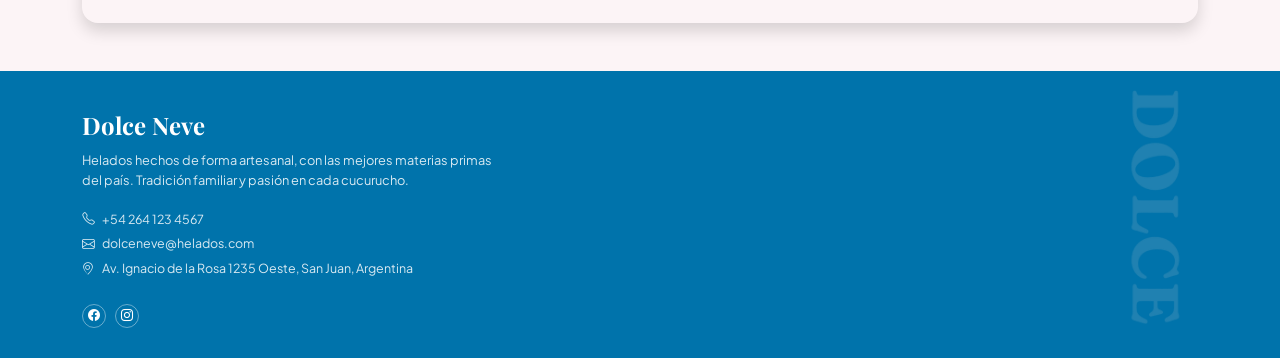
<file: nosotros.html>
<!DOCTYPE html>
<html lang="es">
<head>
  <meta charset="UTF-8">
  <meta name="viewport" content="width=device-width, initial-scale=1.0">
  <title>Nosotros - Dolce Neve</title>

  <link rel="icon" type="image/png" href="logox.png">
  <link href="https://cdn.jsdelivr.net/npm/bootstrap@5.3.2/dist/css/bootstrap.min.css" rel="stylesheet">
  <link rel="stylesheet" href="https://cdn.jsdelivr.net/npm/bootstrap-icons@1.11.1/font/bootstrap-icons.css">

  <link rel="preconnect" href="https://fonts.googleapis.com">
  <link rel="preconnect" href="https://fonts.gstatic.com" crossorigin>
  <link href="https://fonts.googleapis.com/css2?family=Playfair+Display:ital,wght@0,600;0,700;1,400&family=Plus+Jakarta+Sans:wght@400;500;600;700&display=swap" rel="stylesheet">

  <link rel="stylesheet" href="styles.css">
</head>

<body>

<header class="sticky-top bg-white shadow-sm">
  <div class="container">
    <nav class="navbar navbar-expand-lg navbar-light">
      <div class="container-fluid px-0">

        <a class="navbar-brand me-auto" href="index.html">
          <img src="logox.png" alt="Dolce Neve Logo">
        </a>

        <button class="navbar-toggler btn-menu-icon" type="button"
          data-bs-toggle="collapse" data-bs-target="#navbarNav"
          aria-controls="navbarNav" aria-expanded="false"
          aria-label="Abrir menú">
          <i class="bi bi-list"></i>
        </button>

        <div class="collapse navbar-collapse justify-content-center" id="navbarNav">
          <ul class="navbar-nav">
            <li class="nav-item">
              <a class="nav-link" href="index.html">INICIO</a>
            </li>
            <li class="nav-item">
              <a class="nav-link active" href="nosotros.html">NOSOTROS</a>
            </li>
            <li class="nav-item">
              <a class="nav-link" href="galeria.html">GALERÍA</a>
            </li>
            <li class="nav-item">
              <a class="nav-link" href="contacto.html">CONTACTO</a>
            </li>
          </ul>
        </div>

        <div class="d-none d-lg-flex align-items-center gap-2">
          <a href="https://wa.me/5492646230093"
             class="btn-whatsapp" title="WhatsApp" target="_blank">
            <i class="bi bi-whatsapp"></i>
          </a>
        </div>

      </div>
    </nav>
  </div>
</header>

<main>

  <section class="py-5 bg-pink-section">
    <div class="container">
      <div class="row align-items-center g-4">

        <div class="col-lg-6">
          <span class="section-subtitle-tag">CONOCÉ DOLCE NEVE</span>

          <h1 class="section-title display-5">
            Una historia hecha de momentos dulces
          </h1>

          <p class="section-desc">
            Somos una heladería artesanal que combina la tradición
            del gelato italiano con ingredientes seleccionados y
            el cariño por los sabores de siempre.
          </p>

          <p class="section-desc">
            Desde San Juan, buscamos que cada cucurucho sea una
            experiencia para compartir. Elaboramos nuestros productos
            con dedicación, cuidando cada detalle y apostando a la calidad.
          </p>

          <a href="galeria.html" class="btn btn-dn-pink mt-3">
            Conocé nuestros productos
            <i class="bi bi-arrow-right"></i>
          </a>
        </div>

        <div class="col-lg-6">
          <img src="historia.png"
               alt="Historia de Dolce Neve"
               class="img-fluid rounded-4 shadow">
        </div>

      </div>
    </div>
  </section>

  <section class="py-5">
    <div class="container">

      <div class="text-center mb-4">
        <span class="section-subtitle-tag">NUESTRA ESENCIA</span>
        <h2 class="section-title">Lo que nos identifica</h2>
      </div>

      <div class="row g-4">

        <div class="col-md-4">
          <div class="card h-100 border-0 shadow-sm p-4 text-center">
            <i class="bi bi-heart-fill fs-1 mb-3 text-danger"></i>
            <h3 class="h5">Pasión artesanal</h3>
            <p class="section-desc">
              Cada preparación se realiza con dedicación
              y atención a los detalles.
            </p>
          </div>
        </div>

        <div class="col-md-4">
          <div class="card h-100 border-0 shadow-sm p-4 text-center">
            <i class="bi bi-stars fs-1 mb-3 text-warning"></i>
            <h3 class="h5">Calidad</h3>
            <p class="section-desc">
              Seleccionamos ingredientes para lograr
              sabores únicos.
            </p>
          </div>
        </div>

        <div class="col-md-4">
          <div class="card h-100 border-0 shadow-sm p-4 text-center">
            <i class="bi bi-people-fill fs-1 mb-3 text-danger"></i>
            <h3 class="h5">Momentos compartidos</h3>
            <p class="section-desc">
              Creemos que un helado siempre es una buena
              excusa para encontrarnos.
            </p>
          </div>
        </div>

      </div>
    </div>
  </section>

  <section class="py-5 bg-pink-section">
    <div class="container">

      <div class="text-center mb-4">
        <span class="section-subtitle-tag">VISITANOS</span>
        <h2 class="section-title">Encontranos en San Juan</h2>
        <p class="section-desc">
          Te esperamos para compartir algo rico.
        </p>
      </div>

      <div class="ratio ratio-16x9 rounded-4 overflow-hidden shadow">
        <iframe
          src="https://www.google.com/maps?q=San%20Juan%20Argentina&output=embed"
          title="Ubicación de Dolce Neve"
          loading="lazy"
          allowfullscreen>
        </iframe>
      </div>

    </div>
  </section>

</main>

<footer class="footer-custom">
  <img src="dolcex.png" alt="Dolce Watermark" class="footer-watermark">

  <div class="container">
    <div class="row">
      <div class="col-lg-6">

        <h4 class="footer-title">Dolce Neve</h4>

        <p class="footer-text">
          Helados hechos de forma artesanal, con las mejores
          materias primas del país. Tradición familiar y
          pasión en cada cucurucho.
        </p>

        <div class="footer-info-item">
          <i class="bi bi-telephone"></i> +54 264 123 4567
        </div>

        <div class="footer-info-item">
          <i class="bi bi-envelope"></i> dolceneve@helados.com
        </div>

        <div class="footer-info-item">
          <i class="bi bi-geo-alt"></i>
          Av. Ignacio de la Rosa 1235 Oeste, San Juan, Argentina
        </div>

        <div class="mt-4">
          <a href="#" class="footer-social-icon">
            <i class="bi bi-facebook"></i>
          </a>
          <a href="#" class="footer-social-icon">
            <i class="bi bi-instagram"></i>
          </a>
        </div>

      </div>
    </div>
  </div>
</footer>

<script src="https://cdn.jsdelivr.net/npm/bootstrap@5.3.2/dist/js/bootstrap.bundle.min.js"></script>
<script src="script.js"></script>

</body>
</html>
</file>
<file: styles.css>
:root {
  --dn-pink: #e63980;
  --dn-pink-light: #fdf2f5;
  --dn-pink-bg: #fcf4f6;
  --dn-blue: #0077b6;
  --dn-dark-blue: #005f73;
  --dn-text-muted: #718096;
  --dn-badge-blue: #0096c7;
}

body {
  font-family: 'Plus Jakarta Sans', sans-serif;
  color: #2d3748;
  background-color: #ffffff;
  overflow-x: hidden;
}

h1, h2, h3, h4, .font-serif {
  font-family: 'Playfair Display', serif;
}


.navbar {
  padding: 15px 0;
  background-color: #ffffff;
}
.navbar-brand img {
  height: 70px;
  width: auto;
  object-fit: contain;
}
.nav-link {
  font-weight: 700;
  font-size: 0.95rem;
  letter-spacing: 0.5px;
  color: #1a202c !important;
  margin: 0 15px;
  text-transform: uppercase;
}
.btn-whatsapp {
  width: 42px;
  height: 42px;
  border-radius: 50%;
  border: 1px solid #e2e8f0;
  display: inline-flex;
  align-items: center;
  justify-content: center;
  color: #25D366;
  font-size: 1.2rem;
  text-decoration: none;
}
.btn-menu-icon {
  width: 42px;
  height: 42px;
  border-radius: 50%;
  border: 1px solid #e2e8f0;
  display: inline-flex;
  align-items: center;
  justify-content: center;
  color: #a0aec0;
  font-size: 1.2rem;
  text-decoration: none;
  background: transparent;
}

.hero-section {
  position: relative;
  background-color: #000;
}
.hero-slide {
  position: relative;
  min-height: 480px;
  background-size: cover;
  background-position: center;
}
.hero-overlay {
  position: absolute;
  inset: 0;
  background: linear-gradient(90deg, rgba(0,0,0,0.65) 0%, rgba(0,0,0,0.2) 60%, rgba(0,0,0,0) 100%);
}
.hero-content {
  position: relative;
  z-index: 2;
  max-width: 460px;
  padding: 60px 0;
}
.hero-badge {
  background-color: var(--dn-badge-blue);
  color: white;
  font-size: 0.65rem;
  font-weight: 700;
  padding: 4px 10px;
  border-radius: 4px;
  text-transform: uppercase;
  letter-spacing: 0.5px;
  display: inline-block;
  margin-bottom: 15px;
}
.hero-title {
  color: white;
  font-size: 2.75rem;
  font-weight: 700;
  line-height: 1.15;
  margin-bottom: 15px;
}
.hero-text {
  color: rgba(255, 255, 255, 0.85);
  font-size: 0.85rem;
  line-height: 1.5;
  margin-bottom: 25px;
}
.btn-dn-pink {
  background-color: var(--dn-pink);
  color: white;
  font-weight: 600;
  font-size: 0.85rem;
  padding: 8px 24px;
  border-radius: 50px;
  border: none;
  transition: all 0.2s ease;
  text-decoration: none;
  display: inline-block;
}
.btn-dn-pink:hover {
  background-color: #d0286e;
  color: white;
}


.section-subtitle-tag {
  color: var(--dn-pink);
  font-size: 0.7rem;
  font-weight: 700;
  text-transform: uppercase;
  letter-spacing: 1px;
  margin-bottom: 4px;
  display: block;
}
.section-title {
  font-size: 1.8rem;
  font-weight: 700;
  color: #1a202c;
  margin-bottom: 8px;
}
.section-desc {
  color: var(--dn-text-muted);
  font-size: 0.825rem;
  line-height: 1.5;
}


.bg-pink-section {
  background-color: var(--dn-pink-bg);
  padding: 50px 0;
}
.card-sabor {
  border: none;
  border-radius: 12px;
  overflow: hidden;
  box-shadow: 0 4px 15px rgba(0,0,0,0.03);
  background: #ffffff;
  height: 100%;
  display: flex;
  flex-direction: column;
}
.card-sabor-img-wrapper {
  height: 140px;
  overflow: hidden;
  position: relative;
}
.card-sabor-img-wrapper img {
  width: 100%;
  height: 100%;
  object-fit: cover;
}
.card-sabor-body {
  padding: 18px 20px;
  flex-grow: 1;
  display: flex;
  flex-direction: column;
}
.card-sabor-title {
  font-size: 1.15rem;
  font-weight: 700;
  margin-bottom: 6px;
}
.card-sabor-text {
  font-size: 0.78rem;
  color: #718096;
  line-height: 1.4;
  margin-bottom: 15px;
  flex-grow: 1;
}
.link-explorar {
  color: var(--dn-pink);
  font-size: 0.75rem;
  font-weight: 700;
  text-decoration: none;
  display: inline-flex;
  align-items: center;
  gap: 4px;
}
.link-explorar:hover {
  color: #b81d5f;
}


.filter-pills {
  display: flex;
  justify-content: center;
  gap: 10px;
  margin-top: 35px;
  flex-wrap: wrap;
}
.btn-pill-custom {
  border-radius: 50px;
  padding: 6px 18px;
  font-size: 0.75rem;
  font-weight: 600;
  border: 1px solid #e2e8f0;
  background: white;
  color: #4a5568;
}
.btn-pill-custom.active {
  background-color: var(--dn-pink);
  color: white;
  border-color: var(--dn-pink);
}


.history-section {
  padding: 60px 0;
}
.history-img-main {
  border-radius: 12px;
  width: 100%;
  height: 220px;
  object-fit: cover;
}
.history-img-thumb {
  border-radius: 10px;
  width: 100%;
  height: 105px;
  object-fit: cover;
}
.btn-outline-dn {
  border: 1px solid var(--dn-pink);
  color: var(--dn-pink);
  border-radius: 50px;
  padding: 6px 20px;
  font-size: 0.8rem;
  font-weight: 600;
  background: transparent;
  text-decoration: none;
  display: inline-block;
}


.promo-badge {
  background-color: var(--dn-badge-blue);
  color: white;
  font-size: 0.6rem;
  font-weight: 700;
  padding: 3px 8px;
  border-radius: 3px;
  text-transform: uppercase;
  display: inline-block;
  margin-bottom: 12px;
}
.card-promo {
  border: none;
  border-radius: 12px;
  background: white;
  padding: 15px;
  box-shadow: 0 4px 12px rgba(0,0,0,0.03);
  height: 100%;
}
.card-promo-img {
  height: 110px;
  object-fit: contain;
  width: 100%;
  margin-bottom: 12px;
}
.promo-val {
  font-size: 1.25rem;
  font-weight: 800;
  color: var(--dn-pink);
  margin-bottom: 4px;
}
.promo-desc {
  font-size: 0.72rem;
  color: #718096;
  margin: 0;
}

.btn-circle-nav {
  width: 26px;
  height: 26px;
  border-radius: 50%;
  background-color: var(--dn-pink);
  color: white;
  border: none;
  display: inline-flex;
  align-items: center;
  justify-content: center;
  font-size: 0.7rem;
}


.delivery-section {
  padding: 40px 0;
  text-align: center;
}
.delivery-badge {
  color: var(--dn-pink);
  font-size: 0.75rem;
  font-weight: 700;
  text-transform: uppercase;
}
.delivery-logo-item {
  display: inline-flex;
  align-items: center;
  gap: 6px;
  font-weight: 700;
  font-size: 0.85rem;
}
.dot-rappi { width: 10px; height: 10px; background-color: #ff441f; border-radius: 50%; display: inline-block; }
.dot-pedidos { width: 10px; height: 10px; background-color: #ea044e; border-radius: 50%; display: inline-block; }
.dot-glovo { width: 10px; height: 10px; background-color: #ffc244; border-radius: 50%; display: inline-block; }

.community-banner {
  position: relative;
  background-size: cover;
  background-position: center;
  padding: 70px 0;
  color: white;
  text-align: center;
}
.community-overlay {
  position: absolute;
  inset: 0;
  background: rgba(0, 0, 0, 0.55);
}
.community-content {
  position: relative;
  z-index: 2;
}


.footer-custom {
  background-color: #0073ab;
  color: white;
  padding: 40px 0 30px 0;
  position: relative;
  overflow: hidden;
}
.footer-watermark {
  position: absolute;
  right: -25%;
  top: 50%;
  transform: translateY(-50%) rotate(-360deg);
  opacity: 0.15;
  height: 500px;
  pointer-events: none;
}
.footer-title {
  font-size: 1.5rem;
  font-weight: 700;
  margin-bottom: 12px;
}
.footer-text {
  font-size: 0.8rem;
  opacity: 0.85;
  max-width: 420px;
  line-height: 1.5;
  margin-bottom: 20px;
}
.footer-info-item {
  font-size: 0.78rem;
  opacity: 0.85;
  margin-bottom: 6px;
  display: flex;
  align-items: center;
  gap: 8px;
}
.footer-social-icon {
  width: 24px;
  height: 24px;
  border-radius: 50%;
  border: 1px solid rgba(255,255,255,0.4);
  display: inline-flex;
  align-items: center;
  justify-content: center;
  color: white;
  font-size: 0.75rem;
  text-decoration: none;
  margin-right: 6px;
}

.text-dn-pink {
  color: var(--dn-pink) !important;
}

.accordion-button:not(.collapsed) {
  color: var(--dn-pink);
  background-color: var(--dn-light-pink);
  box-shadow: none;
}

.accordion-button:focus {
  box-shadow: none;
  border-color: rgba(230, 57, 128, 0.25);
}

.list-group-item {
  border-bottom: 1px dashed #eee !important;
  font-weight: 500;
  color: #444;
}

/* =========================================
   DISEÑO RESPONSIVE - DOLCE NEVE
   ========================================= */

/* Las imágenes y elementos multimedia
   nunca deben superar el ancho disponible */
img,
iframe,
video {
  max-width: 100%;
}

img {
  height: auto;
}

/* Evitar desbordamientos */
* {
  box-sizing: border-box;
}

html,
body {
  width: 100%;
  max-width: 100%;
  overflow-x: hidden;
}

/* TABLETS Y PANTALLAS MEDIANAS */
@media (max-width: 991.98px) {

  .navbar {
    padding: 10px 0;
  }

  .navbar-brand img {
    height: 60px;
  }

  .navbar-collapse {
    width: 100%;
    padding-top: 12px;
  }

  .navbar-nav {
    width: 100%;
    text-align: center;
  }

  .nav-link {
    margin: 5px 0;
    padding: 8px;
  }

  .hero-slide {
    min-height: 420px;
  }

  .hero-content {
    max-width: 90%;
    padding: 45px 0;
  }

  .footer-watermark {
    height: 350px;
    right: -20%;
  }
}

/* CELULARES */
@media (max-width: 767.98px) {

  /* ENCABEZADO */
  .navbar {
    padding: 8px 0;
  }

  .navbar-brand img {
    height: 52px;
    max-width: 180px;
  }

  .btn-menu-icon {
    flex-shrink: 0;
  }

  .navbar-collapse {
    text-align: center;
  }

  .navbar-nav {
    padding: 10px 0;
  }

  .nav-link {
    font-size: 0.85rem;
    margin: 3px 0;
  }

  /* PORTADA Y CARRUSEL */
  .hero-slide {
    min-height: 430px;
    background-position: center;
  }

  .hero-overlay {
    background: rgba(0, 0, 0, 0.58);
  }

  .hero-content {
    max-width: 100%;
    padding: 45px 12px;
  }

  .hero-title {
    font-size: 2rem;
    line-height: 1.2;
  }

  .hero-text {
    font-size: 0.85rem;
  }

  .hero-badge {
    font-size: 0.6rem;
  }

  /* TÍTULOS Y TEXTOS */
  .section-title {
    font-size: 1.55rem;
    line-height: 1.25;
  }

  .section-title.display-5,
  h1.display-5 {
    font-size: 1.9rem;
  }

  .section-desc {
    font-size: 0.85rem;
  }

  /* ESPACIADOS */
  .bg-pink-section {
    padding: 35px 0;
  }

  .history-section {
    padding: 40px 0;
  }

  .delivery-section {
    padding: 35px 0;
  }

  .community-banner {
    padding: 45px 0;
  }

  /* TARJETAS */
  .card-sabor-img-wrapper {
    height: 190px;
  }

  .card-sabor-body {
    padding: 16px;
  }

  .card-promo {
    padding: 18px;
  }

  .card-promo-img {
    height: 130px;
  }

  /* IMÁGENES DE HISTORIA */
  .history-img-main {
    height: 200px;
  }

  .history-img-thumb {
    height: 96px;
  }

  /* FILTROS */
  .filter-pills {
    gap: 8px;
    margin-top: 25px;
  }

  .btn-pill-custom {
    font-size: 0.7rem;
    padding: 7px 13px;
  }

  /* PROMOCIONES */
  .promo-desc {
    font-size: 0.8rem;
  }

  /* COMUNIDAD */
  .community-content {
    padding-left: 12px;
    padding-right: 12px;
  }

  .community-content h2 {
    font-size: 1.65rem;
  }

  .community-content .d-flex {
    flex-wrap: wrap;
  }

  /* FOOTER */
  .footer-custom {
    padding: 35px 0 25px;
  }

  .footer-title {
    font-size: 1.4rem;
  }

  .footer-text {
    font-size: 0.8rem;
  }

  .footer-info-item {
    font-size: 0.75rem;
    align-items: flex-start;
    overflow-wrap: anywhere;
  }

  .footer-watermark {
    height: 230px;
    right: -35%;
    opacity: 0.10;
  }

  /* FORMULARIO DE CONTACTO */
  .card {
    max-width: 100%;
  }

  .form-control {
    width: 100%;
    font-size: 16px;
  }

  .card.p-4 {
    padding: 20px !important;
  }

  /* GALERÍA Y MODALES */
  .modal-dialog {
    margin: 12px;
  }

  .modal-body {
    padding: 12px;
  }

  .modal-body img {
    width: 100%;
    height: auto;
  }

  /* MAPA */
  .ratio {
    max-width: 100%;
  }

}

/* CELULARES PEQUEÑOS */
@media (max-width: 400px) {

  .navbar-brand img {
    height: 45px;
  }

  .hero-title {
    font-size: 1.75rem;
  }

  .hero-slide {
    min-height: 400px;
  }

  .section-title {
    font-size: 1.4rem;
  }

  .btn-dn-pink {
    padding: 8px 17px;
    font-size: 0.8rem;
  }

  .history-img-main {
    height: 170px;
  }

  .history-img-thumb {
    height: 80px;
  }

  .footer-watermark {
    right: -45%;
  }

}
</file>
